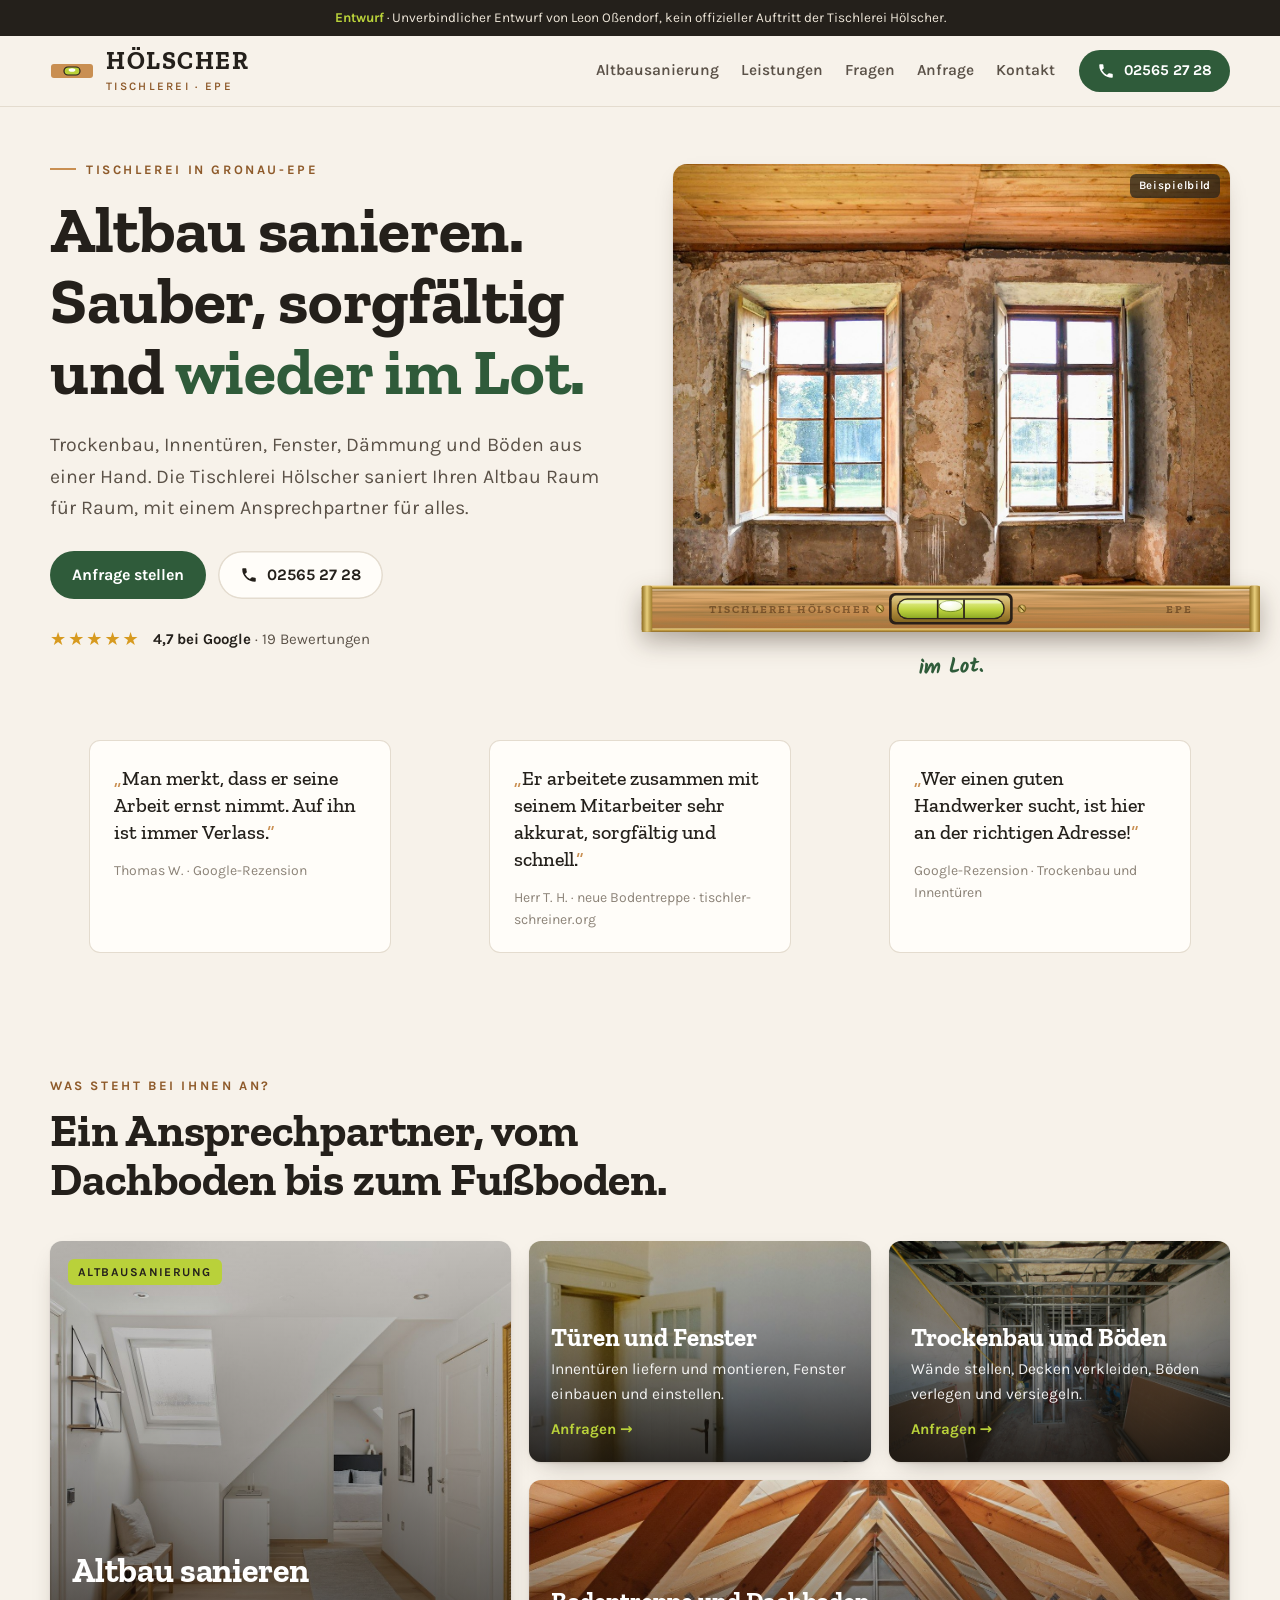
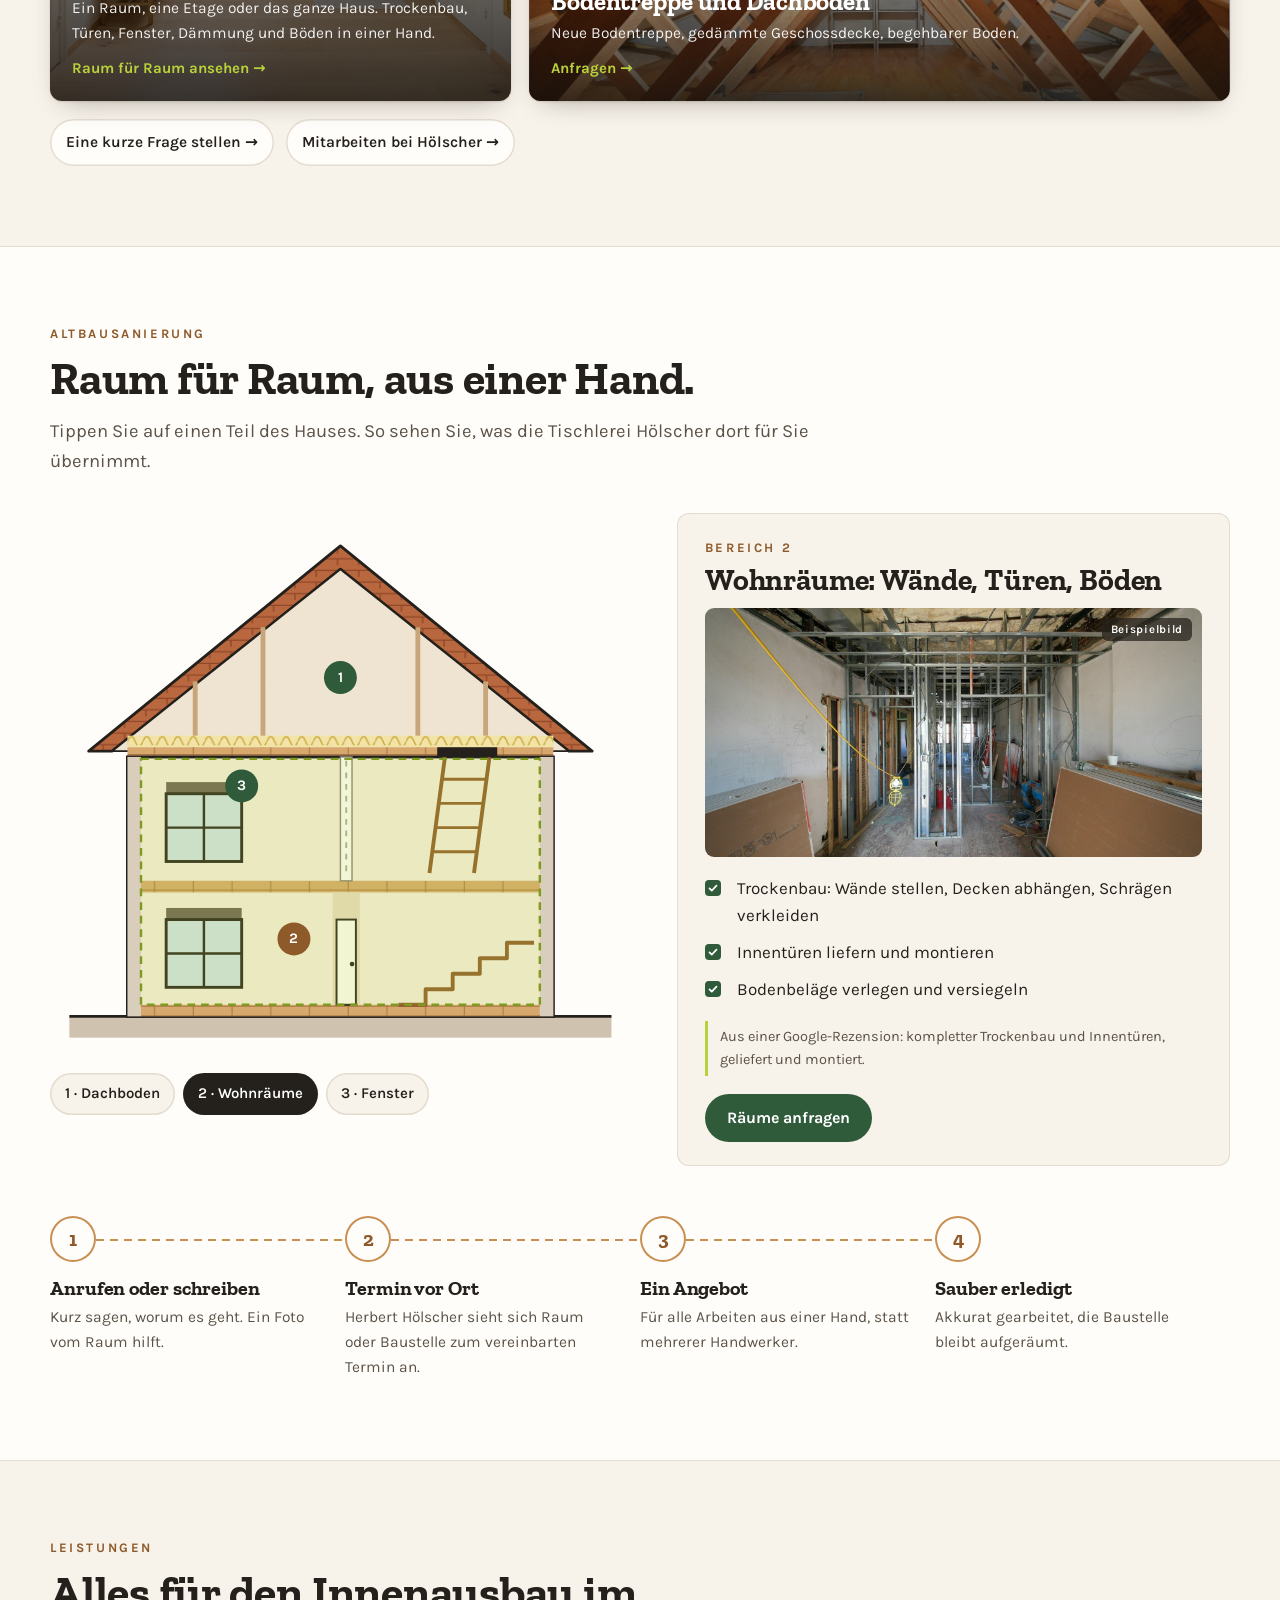
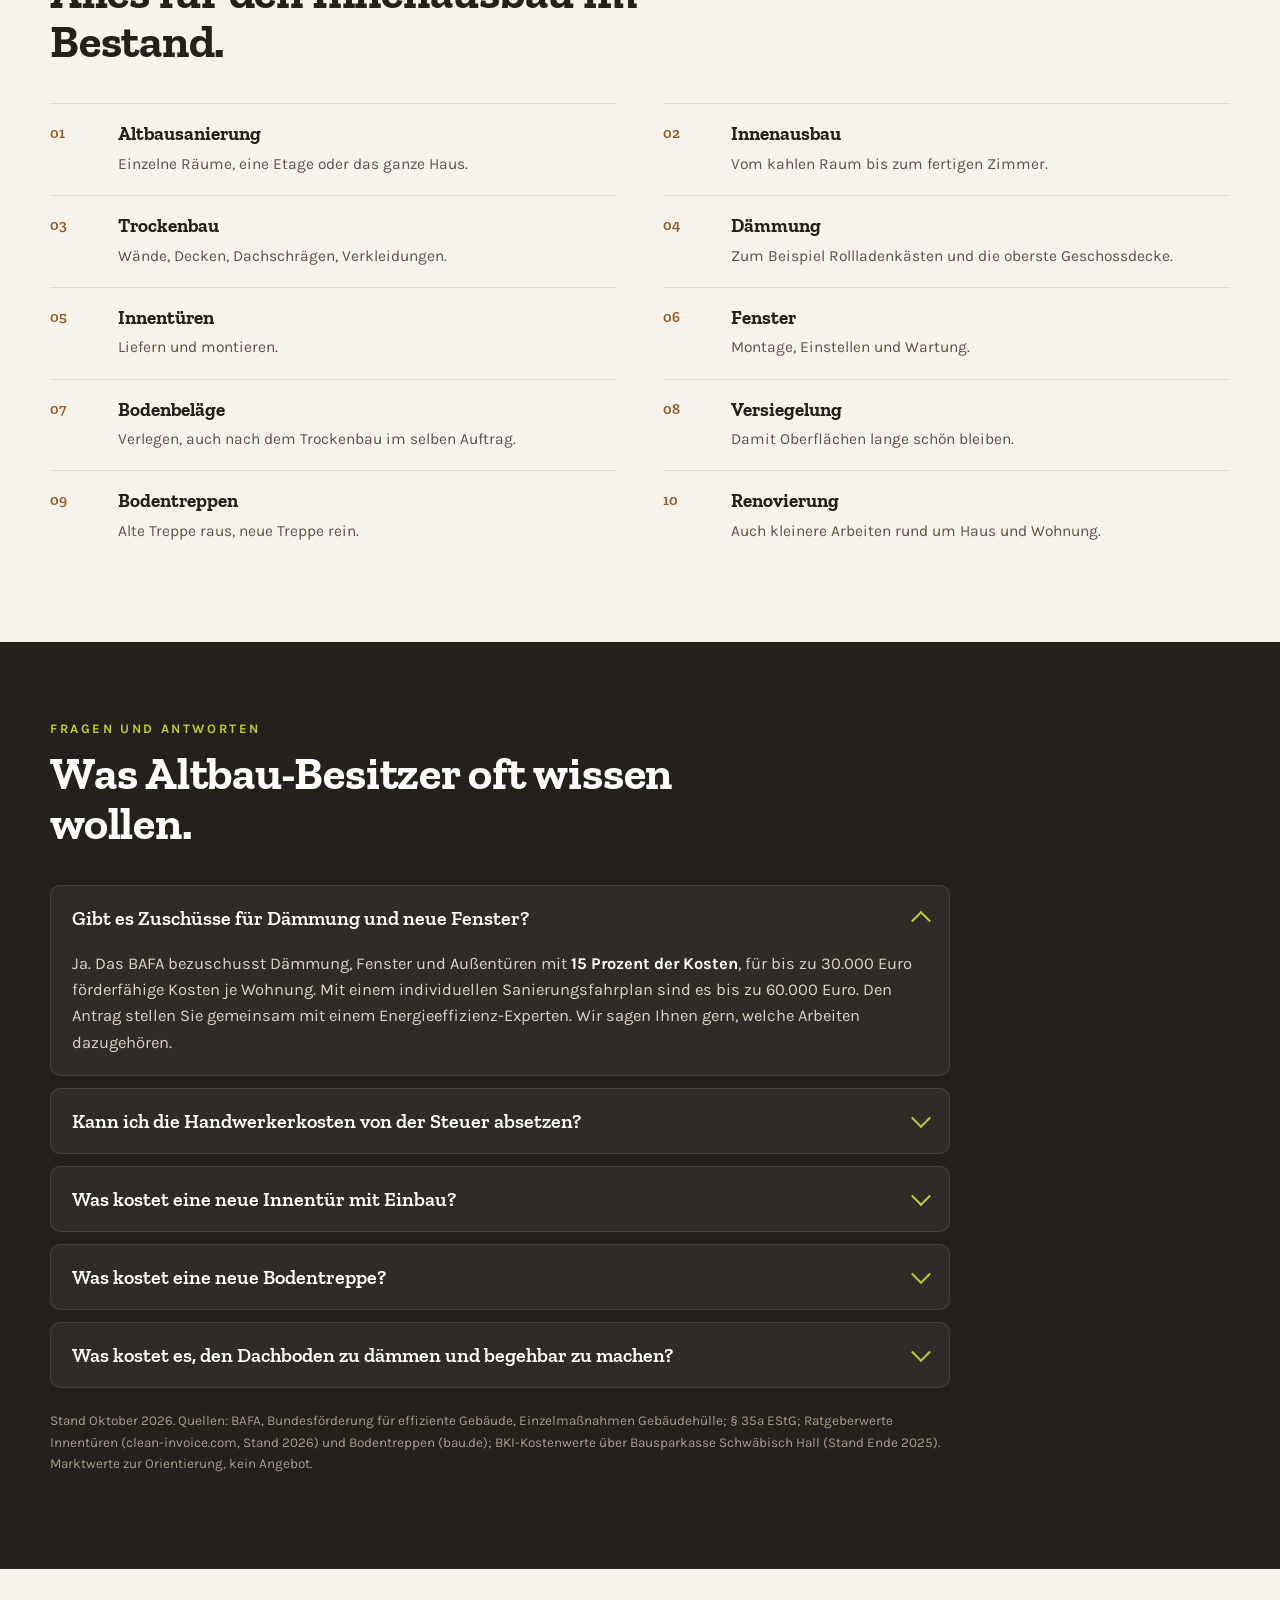
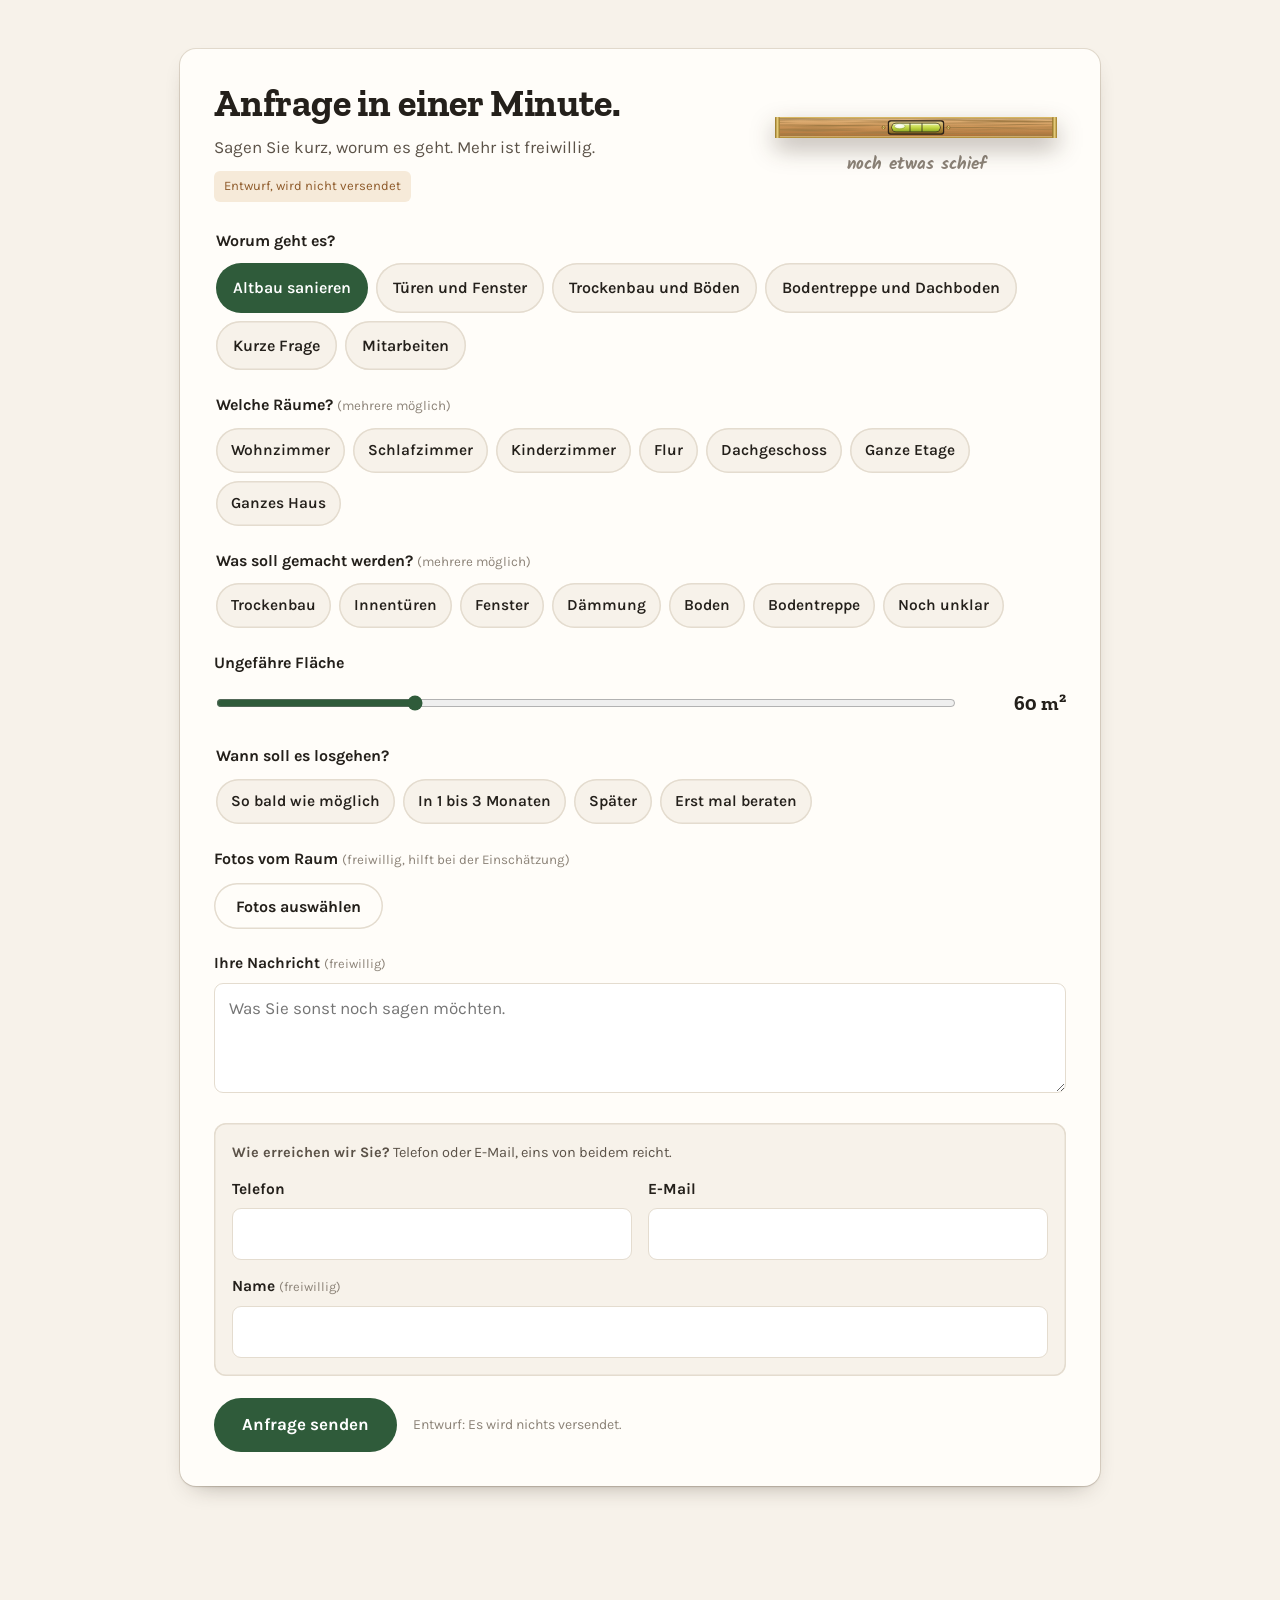
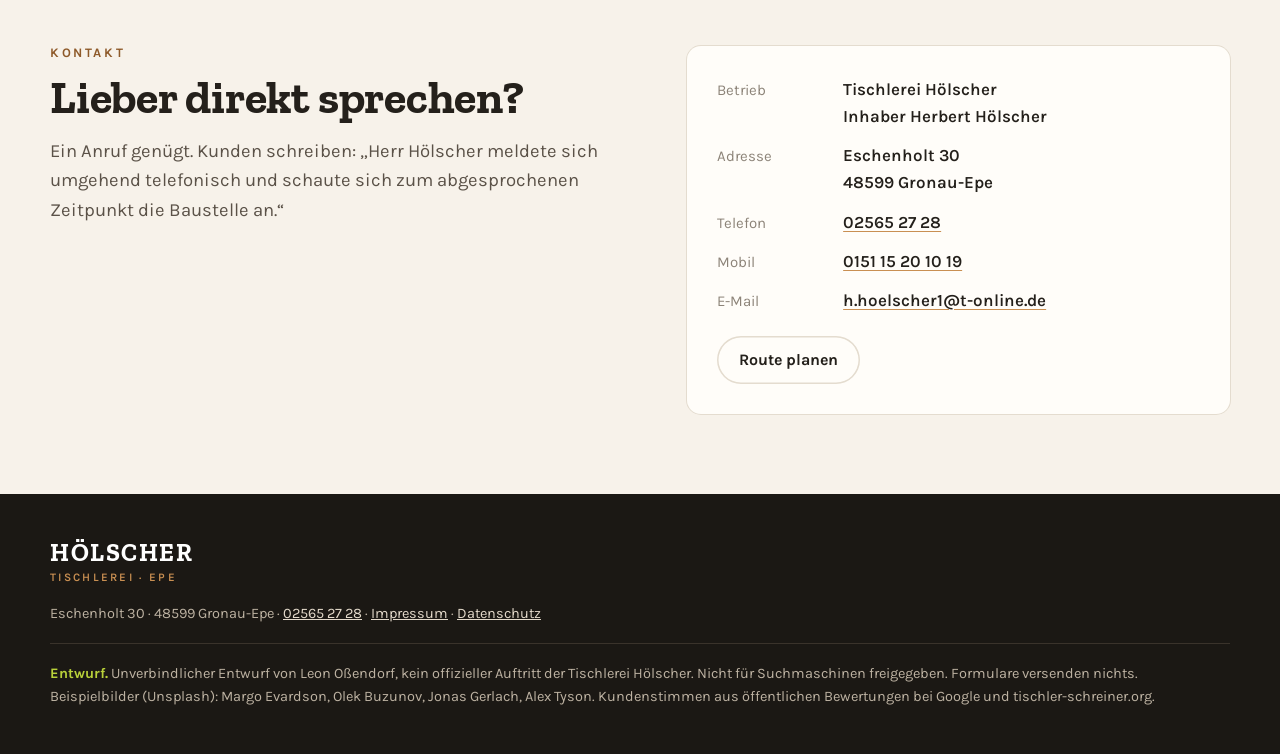
<file: index.html>
<!doctype html>
<html lang="de-DE">
<head>
<meta charset="utf-8">
<meta name="viewport" content="width=device-width, initial-scale=1">
<meta name="robots" content="noindex,nofollow">
<title>Tischlerei Hölscher · Altbausanierung und Innenausbau in Gronau-Epe (Entwurf)</title>
<meta name="description" content="Unverbindlicher Entwurf: Tischlerei Hölscher in Gronau-Epe. Altbausanierung, Trockenbau, Innentüren, Fenster, Dämmung und Böden aus einer Hand.">
<meta name="theme-color" content="#F7F2EA">
<link rel="preload" href="fonts/zilla-700.woff2" as="font" type="font/woff2" crossorigin>
<link rel="preload" href="fonts/karla-var.woff2" as="font" type="font/woff2" crossorigin>
<link rel="stylesheet" href="css/style.css">
<link rel="icon" href="data:image/svg+xml,%3Csvg xmlns='http://www.w3.org/2000/svg' viewBox='0 0 64 64'%3E%3Crect x='2' y='20' width='60' height='24' rx='5' fill='%23C98F52'/%3E%3Crect x='20' y='25' width='24' height='14' rx='7' fill='%23B9D13A'/%3E%3Cellipse cx='32' cy='30' rx='5' ry='3' fill='%23fff'/%3E%3C/svg%3E">
</head>
<body>

<div class="entwurf-band"><b>Entwurf</b> · Unverbindlicher Entwurf von Leon Oßendorf, kein offizieller Auftritt der Tischlerei Hölscher.</div>

<header class="kopf">
  <div class="wrap">
    <a class="marke" href="#top" aria-label="Tischlerei Hölscher, zum Seitenanfang">
      <svg viewBox="0 0 44 18" aria-hidden="true"><rect x="1" y="2" width="42" height="14" rx="3" fill="#C98F52"/><rect x="14" y="5" width="16" height="8" rx="4" fill="#B9D13A" stroke="#24201B" stroke-width="1.2"/><ellipse cx="22" cy="8" rx="3.4" ry="1.8" fill="#fff"/></svg>
      <span><b>HÖLSCHER</b><small>Tischlerei · Epe</small></span>
    </a>
    <nav class="nav" aria-label="Hauptmenü">
      <a href="#altbau">Altbausanierung</a>
      <a href="#leistungen">Leistungen</a>
      <a href="#fragen">Fragen</a>
      <a href="#anfrage">Anfrage</a>
      <a href="#kontakt">Kontakt</a>
    </nav>
    <a class="btn btn-moos" href="tel:+4925652728"><svg viewBox="0 0 24 24" fill="currentColor" aria-hidden="true"><path d="M6.6 10.8a15.1 15.1 0 0 0 6.6 6.6l2.2-2.2c.3-.3.7-.4 1-.2 1.1.4 2.3.6 3.6.6.6 0 1 .4 1 1V20c0 .6-.4 1-1 1A17 17 0 0 1 3 4c0-.6.4-1 1-1h3.5c.6 0 1 .4 1 1 0 1.3.2 2.5.6 3.6.1.3 0 .7-.2 1z"/></svg><span>02565 27 28</span></a>
  </div>
</header>

<main id="top">

<section class="hero">
  <div class="wrap">
    <div class="hero-text">
      <div class="ort">Tischlerei in Gronau-Epe</div>
      <h1>Altbau sanieren. Sauber, sorgfältig und <em>wieder im Lot.</em></h1>
      <p class="lead">Trockenbau, Innentüren, Fenster, Dämmung und Böden aus einer Hand. Die Tischlerei Hölscher saniert Ihren Altbau Raum für Raum, mit einem Ansprechpartner für alles.</p>
      <div class="knoepfe">
        <a class="btn btn-moos" href="#anfrage" data-weiche="altbau">Anfrage stellen</a>
        <a class="btn btn-hell" href="tel:+4925652728"><svg viewBox="0 0 24 24" fill="currentColor" aria-hidden="true"><path d="M6.6 10.8a15.1 15.1 0 0 0 6.6 6.6l2.2-2.2c.3-.3.7-.4 1-.2 1.1.4 2.3.6 3.6.6.6 0 1 .4 1 1V20c0 .6-.4 1-1 1A17 17 0 0 1 3 4c0-.6.4-1 1-1h3.5c.6 0 1 .4 1 1 0 1.3.2 2.5.6 3.6.1.3 0 .7-.2 1z"/></svg>02565 27 28</a>
      </div>
      <div class="sterne"><span class="s" aria-hidden="true">★★★★★</span><span><b>4,7 bei Google</b> · 19 Bewertungen</span></div>
    </div>
    <div class="hero-bild">
      <figure>
        <img src="img/altbau.jpg" alt="Altbau-Raum mit zwei Holzfenstern vor der Sanierung" width="1600" height="1067">
        <span class="beispiel">Beispielbild</span>
      </figure>
      <div class="hero-waage" data-waage="hero" aria-hidden="true"><span class="notiz">im Lot.</span></div>
    </div>
  </div>
</section>

<section class="stimmen" aria-labelledby="stimmen-titel">
  <div class="wrap">
    <h2 id="stimmen-titel" class="vh">Was Kunden sagen</h2>
    <div class="stimmen-grid">
      <figure class="stimme">
        <blockquote>Man merkt, dass er seine Arbeit ernst nimmt. Auf ihn ist immer Verlass.</blockquote>
        <figcaption>Thomas W. · Google-Rezension</figcaption>
      </figure>
      <figure class="stimme">
        <blockquote>Er arbeitete zusammen mit seinem Mitarbeiter sehr akkurat, sorgfältig und schnell.</blockquote>
        <figcaption>Herr T. H. · neue Bodentreppe · tischler-schreiner.org</figcaption>
      </figure>
      <figure class="stimme">
        <blockquote>Wer einen guten Handwerker sucht, ist hier an der richtigen Adresse!</blockquote>
        <figcaption>Google-Rezension · Trockenbau und Innentüren</figcaption>
      </figure>
    </div>
  </div>
</section>

<section class="abschnitt" aria-labelledby="wege-titel">
  <div class="wrap">
    <div class="kopfzeile">
      <div class="ueber">Was steht bei Ihnen an?</div>
      <h2 id="wege-titel">Ein Ansprechpartner, vom Dachboden bis zum Fußboden.</h2>
    </div>
    <div class="wege">
      <a class="weg gross" href="#altbau">
        <img src="img/dachflur.jpg" alt="" loading="lazy">
        <span class="marke-spezial">Altbausanierung</span>
        <div class="inhalt">
          <h3>Altbau sanieren</h3>
          <p>Ein Raum, eine Etage oder das ganze Haus. Trockenbau, Türen, Fenster, Dämmung und Böden in einer Hand.</p>
          <span class="pfeil">Raum für Raum ansehen →</span>
        </div>
      </a>
      <a class="weg" href="#anfrage" data-weiche="tueren">
        <img src="img/tuer.jpg" alt="" loading="lazy">
        <div class="inhalt"><h3>Türen und Fenster</h3><p>Innentüren liefern und montieren, Fenster einbauen und einstellen.</p><span class="pfeil">Anfragen →</span></div>
      </a>
      <a class="weg" href="#anfrage" data-weiche="trockenbau">
        <img src="img/trockenbau.jpg" alt="" loading="lazy">
        <div class="inhalt"><h3>Trockenbau und Böden</h3><p>Wände stellen, Decken verkleiden, Böden verlegen und versiegeln.</p><span class="pfeil">Anfragen →</span></div>
      </a>
      <a class="weg breit" href="#anfrage" data-weiche="dachboden">
        <img src="img/dachboden.jpg" alt="" loading="lazy">
        <div class="inhalt"><h3>Bodentreppe und Dachboden</h3><p>Neue Bodentreppe, gedämmte Geschossdecke, begehbarer Boden.</p><span class="pfeil">Anfragen →</span></div>
      </a>
    </div>
    <div class="wege-klein">
      <a href="#anfrage" data-weiche="frage">Eine kurze Frage stellen →</a>
      <a href="#anfrage" data-weiche="mitarbeiten">Mitarbeiten bei Hölscher →</a>
    </div>
  </div>
</section>

<section class="abschnitt altbau" id="altbau" aria-labelledby="altbau-titel">
  <div class="wrap">
    <div class="kopfzeile">
      <div class="ueber">Altbausanierung</div>
      <h2 id="altbau-titel">Raum für Raum, aus einer Hand.</h2>
      <p>Tippen Sie auf einen Teil des Hauses. So sehen Sie, was die Tischlerei Hölscher dort für Sie übernimmt.</p>
    </div>

    <div class="schnitt-grid">
      <div>
        <svg class="haus" viewBox="0 0 600 560" role="group" aria-label="Schnitt durch ein Altbau-Haus mit drei Bereichen">
          <defs>
            <pattern id="ziegel" width="22" height="12" patternUnits="userSpaceOnUse"><rect width="22" height="12" fill="#B9673E"/><path d="M0 11.5h22M11 0v6" stroke="#8F4728" stroke-width="1.4"/></pattern>
            <pattern id="dielen" width="40" height="10" patternUnits="userSpaceOnUse"><rect width="40" height="10" fill="#D7A86E"/><path d="M0 9.5h40M28 0v10" stroke="#A87440" stroke-width="1"/></pattern>
            <pattern id="daemm" width="16" height="16" patternUnits="userSpaceOnUse"><rect width="16" height="16" fill="#F2E3A6"/><path d="M0 12 Q4 2 8 12 T16 12" fill="none" stroke="#C9A93F" stroke-width="1.4"/></pattern>
          </defs>
          <!-- Boden -->
          <rect x="20" y="520" width="560" height="22" fill="#CFC3B0"/>
          <path d="M20 520h560" stroke="#24201B" stroke-width="3"/>
          <!-- Dach -->
          <path d="M40 246 L300 34 L560 246 L536 246 L300 58 L64 246 Z" fill="url(#ziegel)" stroke="#24201B" stroke-width="3" stroke-linejoin="round"/>
          <path d="M64 246 L300 58 L536 246 Z" fill="#EFE4D2" stroke="#24201B" stroke-width="2"/>
          <!-- Sparren angedeutet -->
          <path d="M150 174v72M220 118v128M380 118v128M450 174v72" stroke="#C8A57A" stroke-width="5"/>
          <!-- Geschossdecke Dachboden: Dämmung + Dielen -->
          <rect x="80" y="230" width="440" height="12" fill="url(#daemm)"/>
          <rect x="80" y="242" width="440" height="10" fill="url(#dielen)"/>
          <!-- Außenwände -->
          <rect x="80" y="252" width="440" height="268" fill="#F7EFE2" stroke="#24201B" stroke-width="3"/>
          <rect x="80" y="252" width="14" height="268" fill="#D9CDBB"/><rect x="506" y="252" width="14" height="268" fill="#D9CDBB"/>
          <!-- Zwischendecke -->
          <rect x="94" y="380" width="412" height="12" fill="url(#dielen)"/>
          <rect x="94" y="508" width="412" height="12" fill="url(#dielen)"/>
          <!-- Trockenbauwand OG (Ständer sichtbar) -->
          <rect x="300" y="252" width="12" height="128" fill="#FFFFFF" stroke="#8C8378" stroke-width="1.5"/>
          <path d="M306 256v120" stroke="#B3A99B" stroke-width="2" stroke-dasharray="6 6"/>
          <!-- Innentür EG -->
          <rect x="292" y="392" width="28" height="116" fill="#EADBC4"/>
          <rect x="296" y="420" width="20" height="88" fill="#FFFDF9" stroke="#24201B" stroke-width="2"/>
          <circle cx="312" cy="466" r="2.4" fill="#24201B"/>
          <!-- Treppe -->
          <path d="M360 508h28v-16h28v-16h28v-16h28v-16h28" fill="none" stroke="#8E5A2A" stroke-width="4" stroke-linejoin="round"/>
          <!-- Bodentreppe (Luke) -->
          <rect x="400" y="242" width="62" height="10" fill="#24201B"/>
          <path d="M408 252 L392 372 M454 252 L438 372" stroke="#8E5A2A" stroke-width="4"/>
          <path d="M405 275h45M402 300h45M399 325h45M396 350h45" stroke="#8E5A2A" stroke-width="3"/>
          <!-- Fenster: Rollladenkasten + Flügel -->
          <g id="fenster-zeichnung">
            <rect x="120" y="278" width="78" height="12" fill="#6B6157"/>
            <rect x="120" y="290" width="78" height="70" fill="#CFE3EA" stroke="#24201B" stroke-width="3"/>
            <path d="M159 290v70M120 325h78" stroke="#24201B" stroke-width="2.5"/>
            <rect x="120" y="408" width="78" height="12" fill="#6B6157"/>
            <rect x="120" y="420" width="78" height="70" fill="#CFE3EA" stroke="#24201B" stroke-width="3"/>
            <path d="M159 420v70M120 455h78" stroke="#24201B" stroke-width="2.5"/>
          </g>

          <!-- Klickzonen -->
          <g class="zone" data-zone="raeume" tabindex="0" role="button" aria-label="Bereich 2: Wohnräume, Trockenbau, Türen und Böden">
            <rect class="fl" x="94" y="254" width="412" height="254"/>
            <g class="marker"><circle cx="252" cy="440" r="17"/><text x="252" y="440">2</text></g>
          </g>
          <g class="zone" data-zone="dachboden" tabindex="0" role="button" aria-label="Bereich 1: Dachboden und Bodentreppe">
            <path class="fl" d="M64 246 L300 58 L536 246 L536 254 L64 254 Z"/>
            <rect class="fl" x="388" y="252" width="80" height="124"/>
            <g class="marker"><circle cx="300" cy="170" r="17"/><text x="300" y="170">1</text></g>
          </g>
          <g class="zone" data-zone="fenster" tabindex="0" role="button" aria-label="Bereich 3: Fenster und Rollladenkästen">
            <rect class="fl" x="110" y="270" width="98" height="100" rx="6"/>
            <rect class="fl" x="110" y="400" width="98" height="100" rx="6"/>
            <g class="marker"><circle cx="198" cy="282" r="17"/><text x="198" y="282">3</text></g>
          </g>
        </svg>
        <div class="zonen-tabs" role="tablist" aria-label="Bereiche des Hauses">
          <button role="tab" data-zone="dachboden" aria-selected="false">1 · Dachboden</button>
          <button role="tab" data-zone="raeume" aria-selected="true">2 · Wohnräume</button>
          <button role="tab" data-zone="fenster" aria-selected="false">3 · Fenster</button>
        </div>
      </div>

      <div class="zonen-panel" aria-live="polite">
        <div class="zp" data-zone="dachboden" hidden>
          <div class="nr">Bereich 1</div>
          <h3>Dachboden und Bodentreppe</h3>
          <figure class="bild"><img src="img/dachboden.jpg" alt="Dachboden mit Holzboden und Luke" loading="lazy"><span class="beispiel">Beispielbild</span></figure>
          <ul>
            <li>Alte Bodentreppe ausbauen, neue einbauen</li>
            <li>Oberste Geschossdecke dämmen und begehbar machen</li>
            <li>Trockenbau und Boden, wenn aus dem Dachboden ein Raum werden soll</li>
          </ul>
          <p class="beleg">„Herr Hölscher baute bei uns eine neue Bodentreppe ein und demontierte die alte, beschädigte Treppe.“ · tischler-schreiner.org</p>
          <a class="btn btn-moos" href="#anfrage" data-weiche="dachboden">Dachboden anfragen</a>
        </div>
        <div class="zp" data-zone="raeume">
          <div class="nr">Bereich 2</div>
          <h3>Wohnräume: Wände, Türen, Böden</h3>
          <figure class="bild"><img src="img/trockenbau.jpg" alt="Trockenbau mit Metallständern in einem Altbau" loading="lazy"><span class="beispiel">Beispielbild</span></figure>
          <ul>
            <li>Trockenbau: Wände stellen, Decken abhängen, Schrägen verkleiden</li>
            <li>Innentüren liefern und montieren</li>
            <li>Bodenbeläge verlegen und versiegeln</li>
          </ul>
          <p class="beleg">Aus einer Google-Rezension: kompletter Trockenbau und Innentüren, geliefert und montiert.</p>
          <a class="btn btn-moos" href="#anfrage" data-weiche="altbau">Räume anfragen</a>
        </div>
        <div class="zp" data-zone="fenster" hidden>
          <div class="nr">Bereich 3</div>
          <h3>Fenster und Rollladenkästen</h3>
          <figure class="bild"><img src="img/altbau.jpg" alt="Alte Holzfenster in einem Altbau" loading="lazy"><span class="beispiel">Beispielbild</span></figure>
          <ul>
            <li>Fenster einbauen</li>
            <li>Fenster einstellen und warten, damit sie wieder richtig schließen</li>
            <li>Rollladenkästen dämmen</li>
          </ul>
          <p class="beleg">Aus einer Google-Rezension: Rollladenkästen gedämmt, Fenster wieder richtig eingestellt.</p>
          <a class="btn btn-moos" href="#anfrage" data-weiche="tueren">Fenster anfragen</a>
        </div>
      </div>
    </div>

    <div class="schritte" aria-label="So läuft es ab">
      <div class="schritt"><div class="zahl">1</div><h3>Anrufen oder schreiben</h3><p>Kurz sagen, worum es geht. Ein Foto vom Raum hilft.</p></div>
      <div class="schritt"><div class="zahl">2</div><h3>Termin vor Ort</h3><p>Herbert Hölscher sieht sich Raum oder Baustelle zum vereinbarten Termin an.</p></div>
      <div class="schritt"><div class="zahl">3</div><h3>Ein Angebot</h3><p>Für alle Arbeiten aus einer Hand, statt mehrerer Handwerker.</p></div>
      <div class="schritt"><div class="zahl">4</div><h3>Sauber erledigt</h3><p>Akkurat gearbeitet, die Baustelle bleibt aufgeräumt.</p></div>
    </div>
  </div>
</section>

<section class="abschnitt" id="leistungen" aria-labelledby="leistungen-titel">
  <div class="wrap">
    <div class="kopfzeile">
      <div class="ueber">Leistungen</div>
      <h2 id="leistungen-titel">Alles für den Innenausbau im Bestand.</h2>
    </div>
    <div class="leistungen">
      <div class="posten"><span class="pos">01</span><div><b>Altbausanierung</b><span>Einzelne Räume, eine Etage oder das ganze Haus.</span></div></div>
      <div class="posten"><span class="pos">02</span><div><b>Innenausbau</b><span>Vom kahlen Raum bis zum fertigen Zimmer.</span></div></div>
      <div class="posten"><span class="pos">03</span><div><b>Trockenbau</b><span>Wände, Decken, Dachschrägen, Verkleidungen.</span></div></div>
      <div class="posten"><span class="pos">04</span><div><b>Dämmung</b><span>Zum Beispiel Rollladenkästen und die oberste Geschossdecke.</span></div></div>
      <div class="posten"><span class="pos">05</span><div><b>Innentüren</b><span>Liefern und montieren.</span></div></div>
      <div class="posten"><span class="pos">06</span><div><b>Fenster</b><span>Montage, Einstellen und Wartung.</span></div></div>
      <div class="posten"><span class="pos">07</span><div><b>Bodenbeläge</b><span>Verlegen, auch nach dem Trockenbau im selben Auftrag.</span></div></div>
      <div class="posten"><span class="pos">08</span><div><b>Versiegelung</b><span>Damit Oberflächen lange schön bleiben.</span></div></div>
      <div class="posten"><span class="pos">09</span><div><b>Bodentreppen</b><span>Alte Treppe raus, neue Treppe rein.</span></div></div>
      <div class="posten"><span class="pos">10</span><div><b>Renovierung</b><span>Auch kleinere Arbeiten rund um Haus und Wohnung.</span></div></div>
    </div>
  </div>
</section>

<section class="abschnitt fragen" id="fragen" aria-labelledby="fragen-titel">
  <div class="wrap">
    <div class="kopfzeile">
      <div class="ueber">Fragen und Antworten</div>
      <h2 id="fragen-titel">Was Altbau-Besitzer oft wissen wollen.</h2>
    </div>
    <div class="fragen-liste">
      <details open>
        <summary>Gibt es Zuschüsse für Dämmung und neue Fenster?</summary>
        <div class="antwort"><p>Ja. Das BAFA bezuschusst Dämmung, Fenster und Außentüren mit <b>15 Prozent der Kosten</b>, für bis zu 30.000 Euro förderfähige Kosten je Wohnung. Mit einem individuellen Sanierungsfahrplan sind es bis zu 60.000 Euro. Den Antrag stellen Sie gemeinsam mit einem Energieeffizienz-Experten. Wir sagen Ihnen gern, welche Arbeiten dazugehören.</p></div>
      </details>
      <details>
        <summary>Kann ich die Handwerkerkosten von der Steuer absetzen?</summary>
        <div class="antwort"><p>Ja. <b>20 Prozent der Arbeitskosten</b> ziehen Sie direkt von Ihrer Steuer ab, bis zu 1.200 Euro im Jahr. Das gilt für Arbeiten in Ihrem Haushalt, die Sie überweisen. Für Arbeiten, für die Sie schon einen Zuschuss bekommen, gilt es nicht zusätzlich.</p></div>
      </details>
      <details>
        <summary>Was kostet eine neue Innentür mit Einbau?</summary>
        <div class="antwort"><p>Mit Zarge und Einbau meist <b>250 bis 450 Euro</b> für eine weiße Standardtür, 400 bis 700 Euro für eine furnierte Tür und 550 bis 1.100 Euro in Vollholz. Füllen Sie das Formular aus, und Sie erhalten ein Angebot.</p></div>
      </details>
      <details>
        <summary>Was kostet eine neue Bodentreppe?</summary>
        <div class="antwort"><p>Eine gedämmte Bodentreppe kostet je nach Modell etwa <b>300 bis 1.200 Euro</b>, der Einbau etwa 300 bis 600 Euro. Die alte Luke ist oft eine Schwachstelle zwischen warmer Wohnung und kaltem Dach, deshalb lohnt sich der Tausch auch für die Heizkosten.</p></div>
      </details>
      <details>
        <summary>Was kostet es, den Dachboden zu dämmen und begehbar zu machen?</summary>
        <div class="antwort"><p>Rund <b>95 bis 100 Euro pro Quadratmeter</b> für eine gedämmte, begehbare oberste Geschossdecke. Bei 60 Quadratmetern sind das etwa 5.700 bis 6.000 Euro, nach 15 Prozent Zuschuss rund 4.850 bis 5.100 Euro. Füllen Sie das Formular aus, und Sie erhalten ein Angebot.</p></div>
      </details>
    </div>
    <p class="quelle">Stand Oktober 2026. Quellen: BAFA, Bundesförderung für effiziente Gebäude, Einzelmaßnahmen Gebäudehülle; § 35a EStG; Ratgeberwerte Innentüren (clean-invoice.com, Stand 2026) und Bodentreppen (bau.de); BKI-Kostenwerte über Bausparkasse Schwäbisch Hall (Stand Ende 2025). Marktwerte zur Orientierung, kein Angebot.</p>
  </div>
</section>

<section class="abschnitt anfrage" id="anfrage" aria-labelledby="anfrage-titel">
  <div class="wrap">
    <div class="form-karte">
      <form id="form" novalidate>
        <div class="form-kopf">
          <div>
            <h2 id="anfrage-titel">Anfrage in einer Minute.</h2>
            <p>Sagen Sie kurz, worum es geht. Mehr ist freiwillig.</p>
            <span class="entwurf-vermerk">Entwurf, wird nicht versendet</span>
          </div>
          <div class="form-waage" data-waage="form" aria-hidden="true"><span class="status">noch etwas schief</span></div>
        </div>

        <fieldset class="feld weichen">
          <legend>Worum geht es?</legend>
          <div class="chips">
            <label class="chip"><input type="radio" name="anliegen" value="altbau" checked><span>Altbau sanieren</span></label>
            <label class="chip"><input type="radio" name="anliegen" value="tueren"><span>Türen und Fenster</span></label>
            <label class="chip"><input type="radio" name="anliegen" value="trockenbau"><span>Trockenbau und Böden</span></label>
            <label class="chip"><input type="radio" name="anliegen" value="dachboden"><span>Bodentreppe und Dachboden</span></label>
            <label class="chip"><input type="radio" name="anliegen" value="frage"><span>Kurze Frage</span></label>
            <label class="chip"><input type="radio" name="anliegen" value="mitarbeiten"><span>Mitarbeiten</span></label>
          </div>
        </fieldset>

        <div class="teil" data-teil="altbau">
          <fieldset class="feld"><legend>Welche Räume? <small>(mehrere möglich)</small></legend>
            <div class="chips">
              <label class="chip"><input type="checkbox" name="raeume" value="Wohnzimmer"><span>Wohnzimmer</span></label>
              <label class="chip"><input type="checkbox" name="raeume" value="Schlafzimmer"><span>Schlafzimmer</span></label>
              <label class="chip"><input type="checkbox" name="raeume" value="Kinderzimmer"><span>Kinderzimmer</span></label>
              <label class="chip"><input type="checkbox" name="raeume" value="Flur"><span>Flur</span></label>
              <label class="chip"><input type="checkbox" name="raeume" value="Dachgeschoss"><span>Dachgeschoss</span></label>
              <label class="chip"><input type="checkbox" name="raeume" value="Ganze Etage"><span>Ganze Etage</span></label>
              <label class="chip"><input type="checkbox" name="raeume" value="Ganzes Haus"><span>Ganzes Haus</span></label>
            </div>
          </fieldset>
          <fieldset class="feld"><legend>Was soll gemacht werden? <small>(mehrere möglich)</small></legend>
            <div class="chips">
              <label class="chip"><input type="checkbox" name="arbeiten" value="Trockenbau"><span>Trockenbau</span></label>
              <label class="chip"><input type="checkbox" name="arbeiten" value="Innentüren"><span>Innentüren</span></label>
              <label class="chip"><input type="checkbox" name="arbeiten" value="Fenster"><span>Fenster</span></label>
              <label class="chip"><input type="checkbox" name="arbeiten" value="Dämmung"><span>Dämmung</span></label>
              <label class="chip"><input type="checkbox" name="arbeiten" value="Boden"><span>Boden</span></label>
              <label class="chip"><input type="checkbox" name="arbeiten" value="Bodentreppe"><span>Bodentreppe</span></label>
              <label class="chip"><input type="checkbox" name="arbeiten" value="Noch unklar"><span>Noch unklar</span></label>
            </div>
          </fieldset>
          <div class="feld"><span class="titel">Ungefähre Fläche</span>
            <div class="regler"><input type="range" name="flaeche" min="10" max="200" step="5" value="60" aria-label="Ungefähre Fläche in Quadratmetern"><output>60 m²</output></div>
          </div>
        </div>

        <div class="teil" data-teil="tueren" hidden>
          <fieldset class="feld"><legend>Was brauchen Sie? <small>(mehrere möglich)</small></legend>
            <div class="chips">
              <label class="chip"><input type="checkbox" name="tueren" value="Neue Innentüren"><span>Neue Innentüren</span></label>
              <label class="chip"><input type="checkbox" name="tueren" value="Neue Fenster"><span>Neue Fenster</span></label>
              <label class="chip"><input type="checkbox" name="tueren" value="Fenster einstellen"><span>Fenster einstellen</span></label>
              <label class="chip"><input type="checkbox" name="tueren" value="Rollladenkästen dämmen"><span>Rollladenkästen dämmen</span></label>
            </div>
          </fieldset>
          <div class="feld"><span class="titel">Wie viele Türen oder Fenster?</span>
            <div class="regler"><input type="range" name="anzahl" min="1" max="20" step="1" value="3" aria-label="Anzahl Türen oder Fenster"><output>3 Stück</output></div>
          </div>
        </div>

        <div class="teil" data-teil="trockenbau" hidden>
          <fieldset class="feld"><legend>Was soll gemacht werden? <small>(mehrere möglich)</small></legend>
            <div class="chips">
              <label class="chip"><input type="checkbox" name="trocken" value="Wand stellen"><span>Wand stellen</span></label>
              <label class="chip"><input type="checkbox" name="trocken" value="Decke abhängen"><span>Decke abhängen</span></label>
              <label class="chip"><input type="checkbox" name="trocken" value="Schrägen verkleiden"><span>Schrägen verkleiden</span></label>
              <label class="chip"><input type="checkbox" name="trocken" value="Boden verlegen"><span>Boden verlegen</span></label>
              <label class="chip"><input type="checkbox" name="trocken" value="Boden versiegeln"><span>Boden versiegeln</span></label>
            </div>
          </fieldset>
          <div class="feld"><span class="titel">Ungefähre Fläche</span>
            <div class="regler"><input type="range" name="flaeche2" min="5" max="150" step="5" value="25" aria-label="Ungefähre Fläche in Quadratmetern"><output>25 m²</output></div>
          </div>
        </div>

        <div class="teil" data-teil="dachboden" hidden>
          <fieldset class="feld"><legend>Was haben Sie vor? <small>(mehrere möglich)</small></legend>
            <div class="chips">
              <label class="chip"><input type="checkbox" name="dach" value="Bodentreppe tauschen"><span>Bodentreppe tauschen</span></label>
              <label class="chip"><input type="checkbox" name="dach" value="Geschossdecke dämmen"><span>Geschossdecke dämmen</span></label>
              <label class="chip"><input type="checkbox" name="dach" value="Begehbar machen"><span>Begehbar machen</span></label>
              <label class="chip"><input type="checkbox" name="dach" value="Zum Wohnraum ausbauen"><span>Zum Wohnraum ausbauen</span></label>
            </div>
          </fieldset>
          <div class="feld"><span class="titel">Ungefähre Fläche des Dachbodens</span>
            <div class="regler"><input type="range" name="flaeche3" min="10" max="150" step="5" value="50" aria-label="Fläche des Dachbodens in Quadratmetern"><output>50 m²</output></div>
          </div>
        </div>

        <div class="teil" data-teil="mitarbeiten" hidden>
          <fieldset class="feld"><legend>Was suchen Sie?</legend>
            <div class="chips">
              <label class="chip"><input type="radio" name="stelle" value="Tischler/in (Geselle)"><span>Tischler/in (Geselle)</span></label>
              <label class="chip"><input type="radio" name="stelle" value="Helfer/in"><span>Helfer/in</span></label>
              <label class="chip"><input type="radio" name="stelle" value="Ausbildung"><span>Ausbildung</span></label>
              <label class="chip"><input type="radio" name="stelle" value="Praktikum"><span>Praktikum</span></label>
              <label class="chip"><input type="radio" name="stelle" value="Initiativ"><span>Einfach mal fragen</span></label>
            </div>
          </fieldset>
          <div class="feld datei"><span class="titel">Lebenslauf <small>(freiwillig)</small></span><input class="vh" id="lebenslauf" type="file" name="lebenslauf" accept=".pdf,.jpg,.jpeg,.png,.doc,.docx"><label class="btn btn-hell" for="lebenslauf">Datei auswählen</label><span class="dateiname klein"></span></div>
        </div>

        <div class="teil" data-teil="altbau tueren trockenbau dachboden">
          <fieldset class="feld"><legend>Wann soll es losgehen?</legend>
            <div class="chips">
              <label class="chip"><input type="radio" name="zeit" value="So bald wie möglich"><span>So bald wie möglich</span></label>
              <label class="chip"><input type="radio" name="zeit" value="In 1 bis 3 Monaten"><span>In 1 bis 3 Monaten</span></label>
              <label class="chip"><input type="radio" name="zeit" value="Später"><span>Später</span></label>
              <label class="chip"><input type="radio" name="zeit" value="Erst mal beraten lassen"><span>Erst mal beraten</span></label>
            </div>
          </fieldset>
          <div class="feld datei"><span class="titel">Fotos vom Raum <small>(freiwillig, hilft bei der Einschätzung)</small></span><input class="vh" id="fotos" type="file" name="fotos" accept="image/*" multiple><label class="btn btn-hell" for="fotos">Fotos auswählen</label><span class="dateiname klein"></span></div>
        </div>

        <div class="feld eingabe"><label for="nachricht" id="nachricht-label">Ihre Nachricht <small>(freiwillig)</small></label><textarea id="nachricht" name="nachricht" placeholder="Was Sie sonst noch sagen möchten."></textarea></div>

        <div class="feld rueckweg" id="rueckweg">
          <p class="hinweis"><b>Wie erreichen wir Sie?</b> Telefon oder E-Mail, eins von beidem reicht.</p>
          <div class="zwei-spalten">
            <div class="eingabe"><label for="tel">Telefon</label><input id="tel" name="telefon" type="tel" autocomplete="tel" inputmode="tel"></div>
            <div class="eingabe"><label for="mail">E-Mail</label><input id="mail" name="email" type="email" autocomplete="email" inputmode="email"></div>
          </div>
          <div class="eingabe" style="margin-top:14px"><label for="name">Name <small>(freiwillig)</small></label><input id="name" name="name" type="text" autocomplete="name"></div>
          <p class="fehler" role="alert">Bitte eine Telefonnummer oder E-Mail-Adresse angeben, damit wir antworten können.</p>
        </div>

        <div class="absenden">
          <button class="btn btn-moos" type="submit" id="senden">Anfrage senden</button>
          <span class="klein">Entwurf: Es wird nichts versendet.</span>
        </div>
      </form>

      <div class="danke" id="danke" role="status" tabindex="-1">
        <div data-waage="danke" aria-hidden="true" style="max-width:320px;margin:0 auto"></div>
        <h3>Im Lot. Danke!</h3>
        <p>Das ist ein Entwurf, deshalb wurde nichts versendet. In der fertigen Seite käme Ihre Anfrage jetzt als Mail bei Herbert Hölscher an, mit allen Angaben und Fotos.</p>
        <div class="zusammenfassung" id="zusammenfassung"></div>
        <button class="btn btn-hell" type="button" id="nochmal">Neue Anfrage</button>
      </div>
    </div>
  </div>
</section>

<section class="abschnitt" id="kontakt" aria-labelledby="kontakt-titel">
  <div class="wrap kontakt-grid">
    <div>
      <div class="kopfzeile">
        <div class="ueber">Kontakt</div>
        <h2 id="kontakt-titel">Lieber direkt sprechen?</h2>
        <p>Ein Anruf genügt. Kunden schreiben: „Herr Hölscher meldete sich umgehend telefonisch und schaute sich zum abgesprochenen Zeitpunkt die Baustelle an.“</p>
      </div>
    </div>
    <div class="kontakt-karte">
      <dl>
        <dt>Betrieb</dt><dd>Tischlerei Hölscher<br>Inhaber Herbert Hölscher</dd>
        <dt>Adresse</dt><dd>Eschenholt 30<br>48599 Gronau-Epe</dd>
        <dt>Telefon</dt><dd><a href="tel:+4925652728">02565 27 28</a></dd>
        <dt>Mobil</dt><dd><a href="tel:+4915115201019">0151 15 20 10 19</a></dd>
        <dt>E-Mail</dt><dd><a href="mailto:h.hoelscher1@t-online.de">h.hoelscher1@t-online.de</a></dd>
      </dl>
      <a class="btn btn-hell" href="https://www.google.com/maps/search/?api=1&amp;query=Eschenholt+30%2C+48599+Gronau-Epe" target="_blank" rel="noopener">Route planen</a>
    </div>
  </div>
</section>

</main>

<footer class="fuss">
  <div class="wrap">
    <a class="marke" href="#top"><span><b>HÖLSCHER</b><small>Tischlerei · Epe</small></span></a>
    <div>Eschenholt 30 · 48599 Gronau-Epe · <a href="tel:+4925652728">02565 27 28</a> · <a href="impressum.html">Impressum</a> · <a href="datenschutz.html">Datenschutz</a></div>
    <div class="entwurf"><b>Entwurf.</b> Unverbindlicher Entwurf von Leon Oßendorf, kein offizieller Auftritt der Tischlerei Hölscher. Nicht für Suchmaschinen freigegeben. Formulare versenden nichts.<br>Beispielbilder (Unsplash): Margo Evardson, Olek Buzunov, Jonas Gerlach, Alex Tyson. Kundenstimmen aus öffentlichen Bewertungen bei Google und tischler-schreiner.org.</div>
  </div>
</footer>

<div class="leiste">
  <a class="btn btn-moos" href="tel:+4925652728">Anrufen</a>
  <a class="btn btn-hell" href="#anfrage" data-weiche="altbau">Anfrage</a>
</div>

<script src="js/main.js"></script>
</body>
</html>
</file>
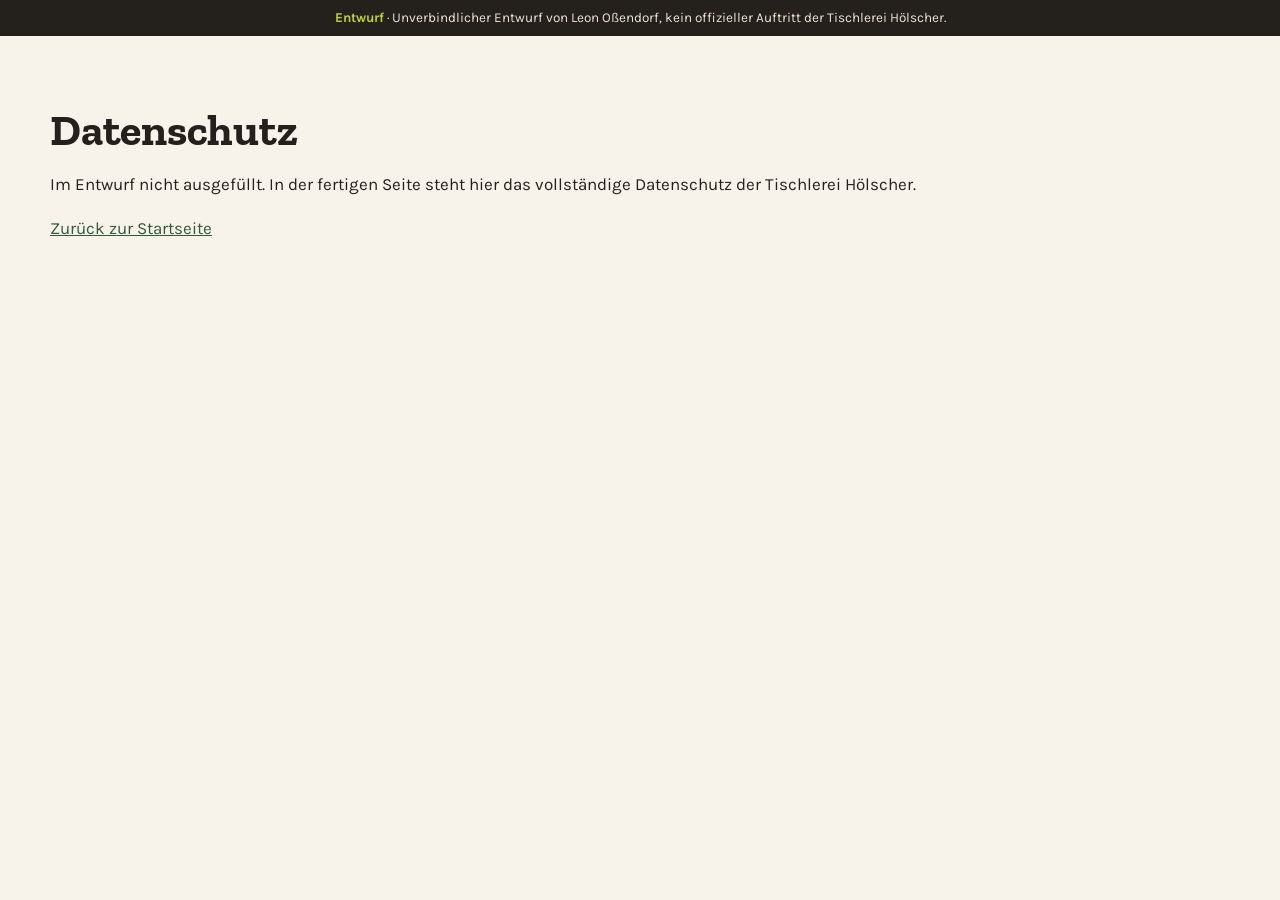
<file: datenschutz.html>
<!doctype html>
<html lang="de-DE">
<head>
<meta charset="utf-8">
<meta name="viewport" content="width=device-width, initial-scale=1">
<meta name="robots" content="noindex,nofollow">
<title>Datenschutz · Tischlerei Hölscher (Entwurf)</title>
<link rel="stylesheet" href="css/style.css">
</head>
<body>
<div class="entwurf-band"><b>Entwurf</b> · Unverbindlicher Entwurf von Leon Oßendorf, kein offizieller Auftritt der Tischlerei Hölscher.</div>
<main class="einfach"><div class="wrap">
<h1>Datenschutz</h1>
<p>Im Entwurf nicht ausgefüllt. In der fertigen Seite steht hier das vollständige Datenschutz der Tischlerei Hölscher.</p>
<p><a href="index.html">Zurück zur Startseite</a></p>
</div></main>
</body>
</html>
</file>
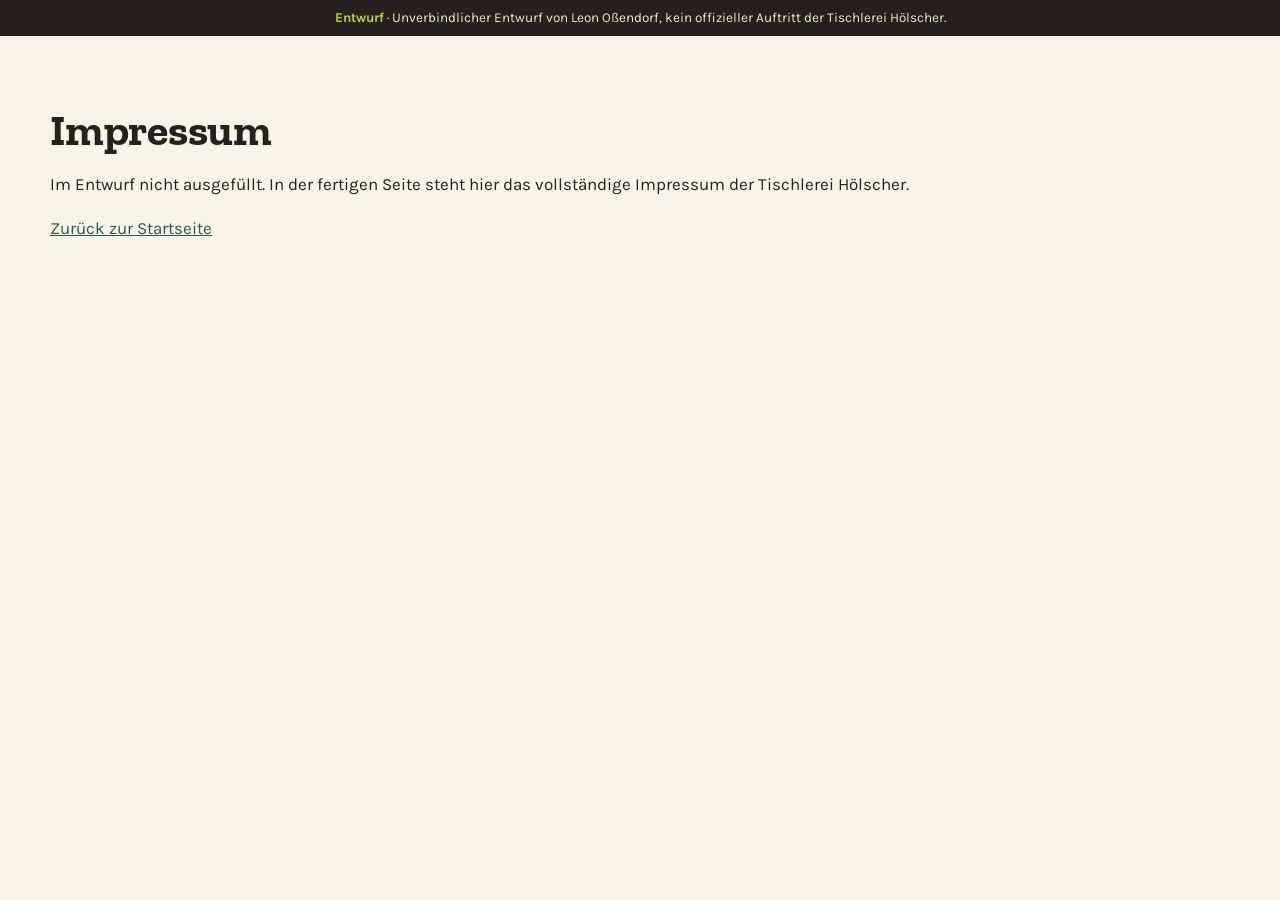
<file: impressum.html>
<!doctype html>
<html lang="de-DE">
<head>
<meta charset="utf-8">
<meta name="viewport" content="width=device-width, initial-scale=1">
<meta name="robots" content="noindex,nofollow">
<title>Impressum · Tischlerei Hölscher (Entwurf)</title>
<link rel="stylesheet" href="css/style.css">
</head>
<body>
<div class="entwurf-band"><b>Entwurf</b> · Unverbindlicher Entwurf von Leon Oßendorf, kein offizieller Auftritt der Tischlerei Hölscher.</div>
<main class="einfach"><div class="wrap">
<h1>Impressum</h1>
<p>Im Entwurf nicht ausgefüllt. In der fertigen Seite steht hier das vollständige Impressum der Tischlerei Hölscher.</p>
<p><a href="index.html">Zurück zur Startseite</a></p>
</div></main>
</body>
</html>
</file>
<file: css/style.css>
@font-face { font-family: "Zilla"; src: url("../fonts/zilla-500.woff2") format("woff2"); font-weight: 500; font-display: swap; }
@font-face { font-family: "Zilla"; src: url("../fonts/zilla-600.woff2") format("woff2"); font-weight: 600; font-display: swap; }
@font-face { font-family: "Zilla"; src: url("../fonts/zilla-700.woff2") format("woff2"); font-weight: 700; font-display: swap; }
@font-face { font-family: "Karla"; src: url("../fonts/karla-var.woff2") format("woff2"); font-weight: 200 800; font-display: swap; }
@font-face { font-family: "Kalam"; src: url("../fonts/kalam-400.woff2") format("woff2"); font-weight: 400; font-display: swap; }
@font-face { font-family: "Kalam"; src: url("../fonts/kalam-700.woff2") format("woff2"); font-weight: 700; font-display: swap; }

:root {
  --tinte: #24201B;
  --tinte-2: #5B5248;
  --grau: #8C8378;
  --linie: #E4DCCF;
  --papier: #F7F2EA;
  --weiss: #FFFDF9;
  --buche: #C98F52;
  --buche-d: #8E5A2A;
  --moos: #2F5B3A;
  --moos-d: #234530;
  --libelle: #B9D13A;
  --blei: #3A3A3F;
  --slab: "Zilla", Rockwell, Georgia, serif;
  --sans: "Karla", "Segoe UI", system-ui, sans-serif;
  --hand: "Kalam", "Segoe Print", cursive;
  --r: 10px;
  --schatten: 0 1px 2px rgba(40, 28, 15, .12), 0 10px 26px -14px rgba(40, 28, 15, .45);
}

* { box-sizing: border-box; }
html { scroll-behavior: smooth; -webkit-text-size-adjust: 100%; }
@media (prefers-reduced-motion: reduce) { html { scroll-behavior: auto; } }
body { margin: 0; font: 400 17px/1.6 var(--sans); color: var(--tinte); background: var(--papier); overflow-x: hidden; }
img { max-width: 100%; display: block; }
a { color: var(--moos); }
h1, h2, h3 { font-family: var(--slab); font-weight: 700; line-height: 1.08; margin: 0; letter-spacing: -.005em; }
h2 { font-size: clamp(30px, 4.4vw, 46px); }
h3 { font-size: 22px; }
p { margin: 0 0 1em; }
.wrap { width: min(1180px, 100% - 40px); margin-inline: auto; }
.klein { font-size: 14px; color: var(--grau); }
.hand { font-family: var(--hand); font-weight: 700; }
.vh { position: absolute; width: 1px; height: 1px; overflow: hidden; clip: rect(0 0 0 0); }

/* Entwurf-Hinweis */
.entwurf-band { background: var(--tinte); color: #EDE5D8; font-size: 13.5px; text-align: center; padding: 7px 14px; }
.entwurf-band b { color: var(--libelle); font-weight: 700; }

/* Kopf */
.kopf { position: sticky; top: 0; z-index: 40; background: rgba(247, 242, 234, .94); backdrop-filter: blur(8px); border-bottom: 1px solid var(--linie); }
.kopf .wrap { display: flex; align-items: center; gap: 24px; height: 70px; }
.marke { display: flex; align-items: center; gap: 12px; text-decoration: none; color: var(--tinte); margin-right: auto; }
.marke svg { width: 44px; height: 18px; flex: none; }
.marke b { font: 700 25px/1 var(--slab); letter-spacing: .06em; }
.marke small { display: block; font: 600 11.5px/1 var(--sans); letter-spacing: .2em; text-transform: uppercase; color: var(--buche-d); margin-top: 4px; }
.nav { display: flex; gap: 22px; }
.nav a { color: var(--tinte-2); text-decoration: none; font-weight: 600; font-size: 15.5px; }
.nav a:hover { color: var(--moos); }
.btn { display: inline-flex; align-items: center; justify-content: center; gap: 9px; min-height: 48px; padding: 12px 22px; border-radius: 999px; font: 700 16px/1.1 var(--sans); text-decoration: none; border: 0; cursor: pointer; transition: background .2s, transform .2s; }
.btn svg { width: 18px; height: 18px; flex: none; }
.btn-moos { background: var(--moos); color: #fff; }
.btn-moos:hover { background: var(--moos-d); }
.btn-hell { background: var(--weiss); color: var(--tinte); box-shadow: inset 0 0 0 1.5px var(--linie); }
.btn-hell:hover { box-shadow: inset 0 0 0 1.5px var(--buche); }
.kopf .btn { min-height: 42px; padding: 10px 18px; font-size: 15px; }
@media (max-width: 940px) { .nav { display: none; } }
@media (max-width: 520px) { .kopf .btn span { display: none; } .kopf .btn { padding: 10px 13px; } .marke b { font-size: 21px; } }

/* Hero */
.hero { position: relative; padding: 56px 0 0; }
.hero .wrap { display: grid; grid-template-columns: 1.02fr 1fr; gap: 54px; align-items: center; }
.hero-text .ort { font: 700 13px/1 var(--sans); letter-spacing: .2em; text-transform: uppercase; color: var(--buche-d); margin-bottom: 18px; display: flex; align-items: center; gap: 10px; }
.hero-text .ort::before { content: ""; width: 26px; height: 2px; background: var(--buche); }
.hero h1 { font-size: clamp(40px, 5.6vw, 66px); margin-bottom: 22px; }
.hero h1 em { font-style: normal; color: var(--moos); }
.hero .lead { font-size: 19.5px; color: var(--tinte-2); max-width: 34em; margin-bottom: 28px; }
.hero .knoepfe { display: flex; flex-wrap: wrap; gap: 12px; margin-bottom: 26px; }
.sterne { display: flex; align-items: center; gap: 12px; font-size: 15px; color: var(--tinte-2); }
.sterne .s { color: #D79A1F; letter-spacing: 2px; font-size: 18px; }
.sterne b { color: var(--tinte); }
.hero-bild { position: relative; }
.hero-bild figure { margin: 0; border-radius: 14px; overflow: hidden; box-shadow: var(--schatten); aspect-ratio: 4 / 3.3; position: relative; }
.hero-bild figure img { width: 100%; height: 100%; object-fit: cover; }
.beispiel { position: absolute; right: 10px; top: 10px; background: rgba(36, 32, 27, .72); color: #fff; font: 600 11.5px/1 var(--sans); letter-spacing: .06em; padding: 6px 9px; border-radius: 6px; }
.hero-waage { position: relative; margin: -58px -9% 0; z-index: 2; }
.hero-waage .notiz { position: absolute; left: 50%; bottom: -26px; transform: translateX(-50%) rotate(-2deg); font: 700 21px/1 var(--hand); color: var(--moos); white-space: nowrap; opacity: 0; transition: opacity .8s ease .2s; }
.hero-waage.ruhig .notiz { opacity: 1; }
@media (max-width: 900px) {
  .hero { padding-top: 30px; }
  .hero .wrap { grid-template-columns: 1fr; gap: 34px; }
  .hero-waage { margin: -30px -2% 0; }
  .hero-waage .notiz { font-size: 18px; bottom: -22px; }
}

/* Wasserwaage */
.waage { width: 100%; height: auto; display: block; filter: drop-shadow(0 10px 12px rgba(40, 26, 12, .32)); overflow: visible; }

/* Stimmen */
.stimmen { padding: 70px 0 30px; }
.stimmen-grid { display: grid; grid-template-columns: repeat(3, 1fr); gap: 20px; }
.stimme { background: var(--weiss); border-radius: var(--r); padding: 24px 24px 20px; box-shadow: 0 0 0 1px var(--linie); position: relative; }
.stimme blockquote { margin: 0 0 14px; font: 500 20px/1.35 var(--slab); }
.stimme blockquote::before { content: "„"; color: var(--buche); }
.stimme blockquote::after { content: "“"; color: var(--buche); }
.stimme figcaption { font-size: 14px; color: var(--grau); }
@media (max-width: 900px) { .stimmen-grid { grid-template-columns: 1fr; } }

/* Wege */
.abschnitt { padding: 80px 0; }
.kopfzeile { max-width: 760px; margin-bottom: 36px; }
.kopfzeile .ueber { font: 700 13px/1 var(--sans); letter-spacing: .2em; text-transform: uppercase; color: var(--buche-d); margin-bottom: 14px; }
.kopfzeile p { font-size: 18.5px; color: var(--tinte-2); margin-top: 14px; }
.wege { display: grid; grid-template-columns: 1.35fr 1fr 1fr; grid-template-rows: auto auto; gap: 18px; }
.weg { position: relative; display: flex; flex-direction: column; justify-content: flex-end; min-height: 220px; border-radius: 12px; overflow: hidden; color: #fff; text-decoration: none; box-shadow: var(--schatten); isolation: isolate; }
.weg img { position: absolute; inset: 0; width: 100%; height: 100%; object-fit: cover; z-index: -2; transition: transform .6s ease; }
.weg::after { content: ""; position: absolute; inset: 0; z-index: -1; background: linear-gradient(180deg, rgba(20, 16, 12, .08) 0%, rgba(20, 16, 12, .35) 45%, rgba(20, 16, 12, .84) 100%); }
.weg:hover img { transform: scale(1.035); }
.weg .inhalt { padding: 22px 22px 20px; }
.weg h3 { font-size: 25px; margin-bottom: 6px; }
.weg p { margin: 0; font-size: 15.5px; opacity: .92; }
.weg .pfeil { display: inline-block; margin-top: 10px; font-weight: 700; font-size: 15px; color: var(--libelle); }
.weg.gross { grid-row: span 2; min-height: 460px; }
.weg.breit { grid-column: span 2; }
.weg.gross h3 { font-size: 34px; }
.weg .marke-spezial { position: absolute; left: 18px; top: 18px; background: var(--libelle); color: var(--tinte); font: 700 12px/1 var(--sans); letter-spacing: .12em; text-transform: uppercase; padding: 7px 10px; border-radius: 6px; }
.wege-klein { display: flex; flex-wrap: wrap; gap: 12px; margin-top: 18px; }
.wege-klein a { display: inline-flex; align-items: center; gap: 8px; padding: 11px 16px; border-radius: 999px; background: var(--weiss); box-shadow: inset 0 0 0 1.5px var(--linie); color: var(--tinte); text-decoration: none; font-weight: 600; font-size: 15.5px; }
.wege-klein a:hover { box-shadow: inset 0 0 0 1.5px var(--buche); }
@media (max-width: 900px) {
  .wege { grid-template-columns: 1fr 1fr; }
  .weg.gross { grid-column: span 2; grid-row: auto; min-height: 300px; }
  .weg.breit { grid-column: span 2; }
  .weg { min-height: 190px; }
}
@media (max-width: 560px) {
  .wege { grid-template-columns: 1fr; }
  .weg.gross, .weg.breit { grid-column: auto; }
}

/* Altbau: Hausschnitt */
.altbau { background: var(--weiss); border-block: 1px solid var(--linie); }
.schnitt-grid { display: grid; grid-template-columns: 1.05fr 1fr; gap: 46px; align-items: start; }
.haus { width: 100%; height: auto; display: block; }
.haus .zone { cursor: pointer; }
.haus .zone .fl { fill: transparent; transition: fill .3s; }
.haus .zone:hover .fl { fill: rgba(185, 209, 58, .14); }
.haus .zone.aktiv .fl { fill: rgba(185, 209, 58, .2); stroke: #7F9A20; stroke-width: 2.5; stroke-dasharray: 8 6; }
.haus .zone:focus { outline: none; }
.haus .zone:focus-visible .fl { stroke: var(--moos); stroke-width: 3; stroke-dasharray: 6 5; }
.haus .marker circle { fill: var(--moos); transition: transform .3s; transform-box: fill-box; transform-origin: center; }
.haus .zone.aktiv .marker circle { fill: var(--buche-d); }
.haus .marker text { fill: #fff; font: 700 15px var(--sans); text-anchor: middle; dominant-baseline: central; pointer-events: none; }
.zonen-tabs { display: flex; flex-wrap: wrap; gap: 8px; margin: 18px 0 0; }
.zonen-tabs button { font: 600 15px/1 var(--sans); padding: 11px 15px; border-radius: 999px; border: 0; background: var(--papier); color: var(--tinte); box-shadow: inset 0 0 0 1.5px var(--linie); cursor: pointer; min-height: 42px; }
.zonen-tabs button[aria-selected="true"] { background: var(--tinte); color: #fff; box-shadow: none; }
.zonen-panel { background: var(--papier); border-radius: 12px; padding: 28px 28px 24px; box-shadow: inset 0 0 0 1px var(--linie); }
.zonen-panel .nr { font: 700 13px/1 var(--sans); letter-spacing: .2em; text-transform: uppercase; color: var(--buche-d); }
.zonen-panel h3 { font-size: 30px; margin: 10px 0 12px; }
.zonen-panel ul { list-style: none; padding: 0; margin: 0 0 18px; display: grid; gap: 10px; }
.zonen-panel li { display: grid; grid-template-columns: 22px 1fr; gap: 10px; align-items: start; }
.zonen-panel li::before { content: ""; width: 16px; height: 16px; margin-top: 5px; border-radius: 4px; background: var(--moos) url("data:image/svg+xml,%3Csvg xmlns='http://www.w3.org/2000/svg' viewBox='0 0 16 16'%3E%3Cpath d='M4 8.4l2.6 2.5L12 5.4' fill='none' stroke='%23fff' stroke-width='2' stroke-linecap='round' stroke-linejoin='round'/%3E%3C/svg%3E") center / 14px no-repeat; }
.zonen-panel .beleg { font-size: 14.5px; color: var(--tinte-2); border-left: 3px solid var(--libelle); padding: 4px 0 4px 12px; margin: 0 0 18px; }
.zonen-panel .bild { margin: 0 0 18px; border-radius: 9px; overflow: hidden; position: relative; aspect-ratio: 16 / 8; }
.zonen-panel .bild img { width: 100%; height: 100%; object-fit: cover; }
@media (max-width: 900px) { .schnitt-grid { grid-template-columns: 1fr; gap: 26px; } }

/* Schritte */
.schritte { display: grid; grid-template-columns: repeat(4, 1fr); gap: 0; margin-top: 50px; counter-reset: s; position: relative; }
.schritt { padding: 0 22px 0 0; position: relative; }
.schritt .zahl { width: 46px; height: 46px; border-radius: 50%; background: var(--weiss); box-shadow: inset 0 0 0 2px var(--buche); display: grid; place-items: center; font: 700 20px/1 var(--slab); color: var(--buche-d); margin-bottom: 16px; position: relative; z-index: 1; }
.schritt::before { content: ""; position: absolute; left: 46px; right: 0; top: 23px; height: 2px; background: repeating-linear-gradient(90deg, var(--buche) 0 8px, transparent 8px 14px); }
.schritt:last-child::before { display: none; }
.schritt h3 { font-size: 20px; margin-bottom: 6px; }
.schritt p { font-size: 15.5px; color: var(--tinte-2); margin: 0; }
@media (max-width: 860px) {
  .schritte { grid-template-columns: 1fr; gap: 22px; }
  .schritt { display: grid; grid-template-columns: 46px 1fr; gap: 0 16px; padding: 0; }
  .schritt .zahl { grid-row: span 2; margin: 0; }
  .schritt::before { left: 22px; top: 46px; bottom: -22px; right: auto; width: 2px; height: auto; background: repeating-linear-gradient(180deg, var(--buche) 0 8px, transparent 8px 14px); }
}

/* Leistungen */
.leistungen { display: grid; grid-template-columns: repeat(2, 1fr); gap: 0 46px; margin-top: 10px; }
.posten { display: grid; grid-template-columns: 54px 1fr; gap: 14px; padding: 18px 0; border-top: 1px solid var(--linie); }
.posten .pos { font: 600 15px/1.5 var(--slab); color: var(--buche-d); }
.posten b { font: 700 19px/1.3 var(--slab); display: block; margin-bottom: 3px; }
.posten span { font-size: 15.5px; color: var(--tinte-2); }
@media (max-width: 760px) { .leistungen { grid-template-columns: 1fr; } }

/* Fragen */
.fragen { background: var(--tinte); color: #EFE7DA; }
.fragen h2 { color: #fff; }
.fragen .kopfzeile p { color: #CFC5B6; }
.fragen .kopfzeile .ueber { color: var(--libelle); }
.fragen-liste { display: grid; gap: 12px; max-width: 900px; }
.fragen details { background: rgba(255, 255, 255, .05); border-radius: 10px; box-shadow: inset 0 0 0 1px rgba(255, 255, 255, .1); }
.fragen summary { cursor: pointer; list-style: none; padding: 20px 56px 20px 22px; font: 600 20px/1.3 var(--slab); color: #fff; position: relative; }
.fragen summary::-webkit-details-marker { display: none; }
.fragen summary::after { content: ""; position: absolute; right: 22px; top: 50%; width: 12px; height: 12px; border-right: 2.5px solid var(--libelle); border-bottom: 2.5px solid var(--libelle); transform: translateY(-70%) rotate(45deg); transition: transform .25s; }
.fragen details[open] summary::after { transform: translateY(-30%) rotate(225deg); }
.fragen .antwort { padding: 0 22px 20px; font-size: 16.5px; color: #DCD3C5; }
.fragen .antwort p:last-child { margin: 0; }
.fragen .antwort b { color: #fff; }
.fragen .antwort a { color: var(--libelle); }
.fragen .quelle { font-size: 13.5px; color: #A79C8C; margin-top: 22px; max-width: 900px; }
.fragen .quelle a { color: #CFC5B6; }

/* Formular */
.anfrage { background: var(--papier); }
.form-karte { background: var(--weiss); border-radius: 16px; box-shadow: var(--schatten), 0 0 0 1px var(--linie); padding: 34px; max-width: 920px; margin-inline: auto; }
.form-kopf { display: grid; grid-template-columns: 1fr 300px; gap: 26px; align-items: center; margin-bottom: 26px; }
.form-kopf h2 { font-size: clamp(28px, 3.6vw, 38px); }
.form-kopf p { margin: 10px 0 0; color: var(--tinte-2); }
.form-waage .status { display: block; text-align: center; font: 700 17px/1.2 var(--hand); color: var(--grau); margin-top: 8px; transition: color .4s; }
.form-waage.im-lot .status { color: var(--moos); }
.entwurf-vermerk { display: inline-block; font-size: 13px; color: var(--buche-d); background: #F6EAD9; padding: 5px 10px; border-radius: 6px; margin-top: 10px; }
.feld { margin-bottom: 22px; border: 0; padding: 0; min-width: 0; }
.feld > .titel, .feld legend { display: block; font-weight: 700; font-size: 16px; margin-bottom: 10px; padding: 0; }
.feld legend small, .feld .titel small { font-weight: 400; color: var(--grau); }
.chips { display: flex; flex-wrap: wrap; gap: 8px; }
.chip { position: relative; }
.chip input { position: absolute; opacity: 0; inset: 0; margin: 0; cursor: pointer; }
.chip span { display: inline-flex; align-items: center; min-height: 44px; padding: 10px 15px; border-radius: 999px; background: var(--papier); box-shadow: inset 0 0 0 1.5px var(--linie); font-weight: 600; font-size: 15.5px; transition: background .2s, box-shadow .2s, color .2s; user-select: none; }
.chip input:hover + span { box-shadow: inset 0 0 0 1.5px var(--buche); }
.chip input:focus-visible + span { outline: 3px solid var(--libelle); outline-offset: 2px; }
.chip input:checked + span { background: var(--tinte); color: #fff; box-shadow: none; }
.weichen .chip span { font-size: 16px; padding: 12px 17px; }
.weichen .chip input:checked + span { background: var(--moos); }
.regler { display: grid; grid-template-columns: 1fr 96px; gap: 16px; align-items: center; }
.regler output { font: 700 20px/1 var(--slab); text-align: right; }
input[type=range] { width: 100%; accent-color: var(--moos); height: 32px; }
.zwei-spalten { display: grid; grid-template-columns: 1fr 1fr; gap: 16px; }
.eingabe label { display: block; font-weight: 700; font-size: 15.5px; margin-bottom: 7px; }
.eingabe label small { font-weight: 400; color: var(--grau); }
.eingabe input, .eingabe textarea { width: 100%; font: 400 17px/1.4 var(--sans); padding: 13px 14px; border-radius: 9px; border: 1.5px solid var(--linie); background: #fff; color: var(--tinte); }
.eingabe input:focus, .eingabe textarea:focus { outline: none; border-color: var(--moos); box-shadow: 0 0 0 3px rgba(47, 91, 58, .15); }
.eingabe textarea { min-height: 110px; resize: vertical; }
.eingabe input[type=file] { padding: 10px; font-size: 15px; }
.rueckweg { background: var(--papier); border-radius: 12px; padding: 18px; box-shadow: inset 0 0 0 1.5px var(--linie); transition: box-shadow .3s; }
.rueckweg.fehlt { box-shadow: inset 0 0 0 2px #C0552B; }
.rueckweg .hinweis { font-size: 14.5px; color: var(--tinte-2); margin: 0 0 12px; }
.rueckweg .fehler { color: #A8431D; font-weight: 700; font-size: 14.5px; margin: 10px 0 0; display: none; }
.rueckweg.fehlt .fehler { display: block; }
.teil[hidden] { display: none; }
.datei { display: flex; flex-wrap: wrap; align-items: center; gap: 12px; }
.datei .titel { width: 100%; margin-bottom: 0 !important; }
.datei label.btn { min-height: 46px; }
.datei input:focus-visible + label { outline: 3px solid var(--libelle); outline-offset: 2px; }
.absenden { display: flex; flex-wrap: wrap; align-items: center; gap: 16px; margin-top: 8px; }
.absenden .btn { min-height: 54px; font-size: 17px; padding: 14px 28px; }
.danke { display: none; text-align: center; padding: 20px 10px; }
.danke.zeigen { display: block; }
.danke h3 { font-size: 30px; margin: 16px 0 10px; }
.danke p { color: var(--tinte-2); max-width: 36em; margin: 0 auto 12px; }
.danke .zusammenfassung { text-align: left; background: var(--papier); border-radius: 10px; padding: 16px 18px; font-size: 15px; max-width: 520px; margin: 16px auto; }
.danke .zusammenfassung div { display: grid; grid-template-columns: 120px 1fr; gap: 10px; padding: 4px 0; }
.danke .zusammenfassung div span:first-child { color: var(--grau); }
@media (max-width: 760px) {
  .form-karte { padding: 24px 18px; border-radius: 14px; }
  .form-kopf { grid-template-columns: 1fr; }
  .zwei-spalten { grid-template-columns: 1fr; }
  .regler { grid-template-columns: 1fr 80px; }
}

/* Kontakt */
.kontakt-grid { display: grid; grid-template-columns: 1.1fr 1fr; gap: 40px; align-items: start; }
.kontakt-karte { background: var(--weiss); border-radius: 14px; padding: 30px; box-shadow: 0 0 0 1px var(--linie); }
.kontakt-karte dl { margin: 0; display: grid; grid-template-columns: 110px 1fr; gap: 12px 16px; }
.kontakt-karte dt { color: var(--grau); font-size: 15px; padding-top: 2px; }
.kontakt-karte dd { margin: 0; font-weight: 600; }
.kontakt-karte dd a { color: var(--tinte); text-decoration-color: var(--buche); text-underline-offset: 3px; }
.kontakt-karte .btn { margin-top: 22px; }
@media (max-width: 860px) { .kontakt-grid { grid-template-columns: 1fr; } }

/* Fuß */
.fuss { background: #1B1814; color: #BDB2A2; padding: 46px 0 110px; font-size: 14.5px; }
.fuss .wrap { display: grid; gap: 18px; }
.fuss .marke { color: #fff; }
.fuss .marke small { color: var(--buche); }
.fuss a { color: #E4DACB; }
.fuss .entwurf { border-top: 1px solid #3A332B; padding-top: 18px; }
.fuss .entwurf b { color: var(--libelle); }
@media (min-width: 761px) { .fuss { padding-bottom: 46px; } }

/* Handy-Leiste */
.leiste { position: fixed; left: 0; right: 0; bottom: 0; z-index: 50; display: none; gap: 10px; padding: 10px 12px calc(10px + env(safe-area-inset-bottom)); background: rgba(27, 24, 20, .96); }
.leiste a { flex: 1; min-height: 50px; }
@media (max-width: 760px) { .leiste { display: flex; } }

/* Unterseiten */
.einfach { padding: 70px 0; min-height: 60vh; }
.einfach h1 { font-size: 44px; margin-bottom: 18px; }
</file>
